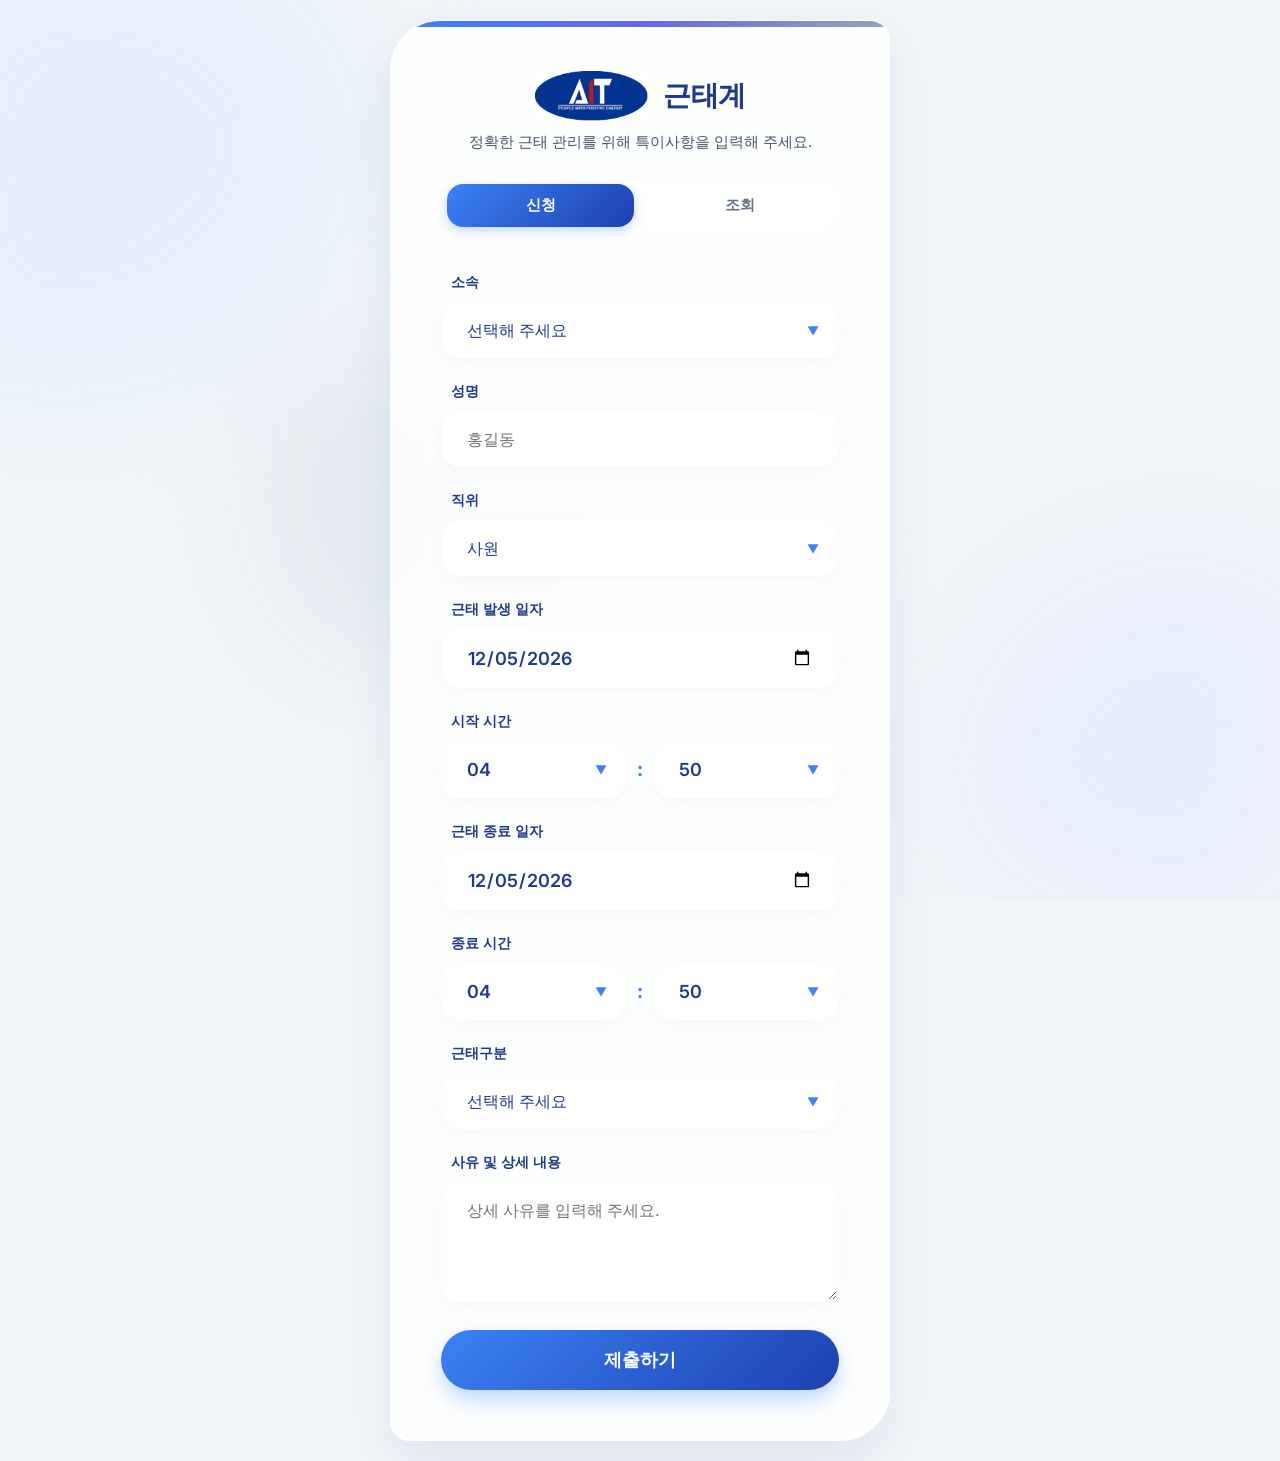
<file: index.html>
﻿<!DOCTYPE html>
<html lang="ko">

<head>
    <meta charset="UTF-8">
    <meta name="viewport" content="width=device-width, initial-scale=1.0">
    <title>근태계</title>
    <meta name="description" content="근태 관리 시스템">

    <!-- Google Fonts -->
    <link rel="preconnect" href="https://fonts.googleapis.com">
    <link rel="preconnect" href="https://fonts.gstatic.com" crossorigin>
    <link href="https://fonts.googleapis.com/css2?family=Inter:wght@300;400;500;600;700&display=swap" rel="stylesheet">

    <link rel="stylesheet" href="style.css">
</head>

<body>
    <div class="background-shapes">
        <div class="shape shape-1"></div>
        <div class="shape shape-2"></div>
        <div class="shape shape-3"></div>
    </div>

    <main class="container">
        <header class="header">
            <div class="header-content">
                <img src="ait-logo.png" alt="AIT Logo" class="logo">
                <h1>근태계</h1>
            </div>
            <p id="headerDescription">정확한 근태 관리를 위해 특이사항을 입력해 주세요.</p>

            <!-- 탭 네비게이션 -->
            <div class="tabs">
                <button type="button" class="tab-btn active" data-tab="submit">신청</button>
                <button type="button" class="tab-btn" data-tab="lookup">조회</button>
            </div>
        </header>

        <!-- 신청 섹션 -->
        <div id="submitSection" class="tab-content active">
            <form id="attendanceForm" class="attendance-form">
                <div class="form-group">
                    <label for="department">소속</label>
                    <div class="select-wrapper">
                        <select id="department" name="department" required>
                            <option value="" disabled selected>선택해 주세요</option>
                            <option value="생산관리팀">생산관리팀</option>
                            <option value="품질관리팀">품질관리팀</option>
                            <option value="SCM팀">SCM팀</option>
                            <option value="사출기술팀">사출기술팀</option>
                            <option value="영업물류팀">영업물류팀</option>
                            <option value="미화">미화</option>
                        </select>
                    </div>
                </div>

                <div class="form-group">
                    <label for="name">성명</label>
                    <input type="text" id="name" name="name" placeholder="홍길동" required>
                </div>

                <div class="form-group">
                    <label for="position">직위</label>
                    <div class="select-wrapper">
                        <select id="position" name="position" required>
                            <option value="사원">사원</option>
                            <option value="주임">주임</option>
                            <option value="대리">대리</option>
                            <option value="과장">과장</option>
                            <option value="차장">차장</option>
                            <option value="부장">부장</option>
                        </select>
                    </div>
                </div>

                <div class="form-group">
                    <label for="startDate">근태 발생 일자</label>
                    <input type="date" id="startDate" name="startDate" required>
                </div>

                <div class="form-group">
                    <label>시작 시간</label>
                    <div class="time-input-wrapper">
                        <div class="select-wrapper time-select">
                            <select id="startHour" name="startHour" required>
                                <option value="">시</option>
                            </select>
                        </div>
                        <span class="time-separator">:</span>
                        <div class="select-wrapper time-select">
                            <select id="startMinute" name="startMinute" required>
                                <option value="">분</option>
                            </select>
                        </div>
                    </div>
                </div>

                <div class="form-group">
                    <label for="endDate">근태 종료 일자</label>
                    <input type="date" id="endDate" name="endDate" required>
                </div>

                <div class="form-group">
                    <label>종료 시간</label>
                    <div class="time-input-wrapper">
                        <div class="select-wrapper time-select">
                            <select id="endHour" name="endHour" required>
                                <option value="">시</option>
                            </select>
                        </div>
                        <span class="time-separator">:</span>
                        <div class="select-wrapper time-select">
                            <select id="endMinute" name="endMinute" required>
                                <option value="">분</option>
                            </select>
                        </div>
                    </div>
                </div>

                <div class="form-group">
                    <label for="type">근태구분</label>
                    <div class="select-wrapper">
                        <select id="type" name="type" required>
                            <option value="" disabled selected>선택해 주세요</option>
                            <option value="잔업">잔업</option>
                            <option value="특근">특근</option>
                            <option value="야간">야간</option>
                            <option value="결근">결근</option>
                            <option value="조퇴">조퇴</option>
                            <option value="지각">지각</option>
                            <option value="외출">외출</option>
                            <option value="연차">연차</option>
                            <option value="반차">반차</option>
                            <option value="경조">경조</option>
                            <option value="조출">조출</option>
                            <option value="근태누락">근태누락</option>
                            <option value="전월이월">전월이월</option>
                            <option value="휴직">휴직</option>
                            <option value="자진퇴사">자진퇴사</option>
                            <option value="권고사직">권고사직</option>
                        </select>
                    </div>
                </div>

                <div class="form-group">
                    <label for="description">사유 및 상세 내용</label>
                    <textarea id="description" name="description" rows="4" placeholder="상세 사유를 입력해 주세요."
                        required></textarea>
                </div>

                <button type="submit" class="submit-btn">
                    <span class="btn-text">제출하기</span>
                    <span class="loader" style="display: none;"></span>
                </button>
            </form>

            <div id="notification" class="notification hidden">
                <p id="notificationMessage"></p>
            </div>
        </div>

        <!-- 조회 섹션 -->
        <div id="lookupSection" class="tab-content hidden">
            <form id="lookupForm" class="lookup-form">
                <div class="lookup-inputs">
                    <div class="form-group">
                        <label for="lookupDepartment">소속</label>
                        <div class="select-wrapper">
                            <select id="lookupDepartment" name="lookupDepartment" required>
                                <option value="" disabled selected>선택해 주세요</option>
                                <option value="생산관리팀">생산관리팀</option>
                                <option value="품질관리팀">품질관리팀</option>
                                <option value="SCM팀">SCM팀</option>
                                <option value="사출기술팀">사출기술팀</option>
                                <option value="영업물류팀">영업물류팀</option>
                                <option value="미화">미화</option>
                            </select>
                        </div>
                    </div>
                    <div class="form-group">
                        <label for="lookupName">성명</label>
                        <input type="text" id="lookupName" name="lookupName" placeholder="홍길동" required>
                    </div>
                    <div class="form-group">
                        <label for="lookupStartDate">시작일</label>
                        <input type="date" id="lookupStartDate" name="lookupStartDate">
                    </div>
                    <div class="form-group">
                        <label for="lookupEndDate">종료일</label>
                        <input type="date" id="lookupEndDate" name="lookupEndDate">
                    </div>
                    <button type="submit" class="lookup-btn">
                        <span class="btn-text">조회</span>
                        <span class="loader" style="display: none;"></span>
                    </button>
                </div>
            </form>

            <!-- 통계 카드 -->
            <div class="stats-container hidden" id="statsContainer">
                <div class="stats-cards">
                    <div class="stat-card">
                        <div class="stat-icon">📅</div>
                        <div class="stat-content">
                            <h3>연차 사용</h3>
                            <div class="stat-value-wrapper">
                                <span class="stat-value" id="annualLeaveCount">0</span>
                                <span class="stat-label">회</span>
                            </div>
                        </div>
                    </div>
                    <div class="stat-card">
                        <div class="stat-icon">⏰</div>
                        <div class="stat-content">
                            <h3>반차 사용</h3>
                            <div class="stat-value-wrapper">
                                <span class="stat-value" id="halfLeaveCount">0</span>
                                <span class="stat-label">회</span>
                            </div>
                        </div>
                    </div>
                </div>
            </div>

            <!-- 조회 결과 테이블 -->
            <div class="table-container hidden" id="tableContainer">
                <h3 class="table-title">근태 신청 내역</h3>
                <div class="table-wrapper">
                    <table class="records-table">
                        <thead>
                            <tr>
                                <th>날짜</th>
                                <th>근태구분</th>


                                <th>검토상태</th>
                                <th>승인상태</th>
                                <th>취소</th>
                            </tr>
                        </thead>
                        <tbody id="recordsTableBody">
                            <!-- 조회 결과가 여기에 표시됩니다 -->
                        </tbody>
                    </table>
                </div>
                <p class="no-records hidden" id="noRecords">조회된 근태 기록이 없습니다.</p>
            </div>
        </div>

        <!-- 제출 확인 모달 -->
        <div id="confirmModal" class="modal hidden">
            <div class="modal-content">
                <h2>제출 내용 확인</h2>
                <p class="modal-description">아래 내용이 맞는지 확인해 주세요.</p>
                <div class="confirm-details">
                    <div class="detail-row">
                        <span class="detail-label">소속:</span>
                        <span class="detail-value" id="confirmDepartment"></span>
                    </div>
                    <div class="detail-row">
                        <span class="detail-label">이름:</span>
                        <span class="detail-value" id="confirmName"></span>
                    </div>
                    <div class="detail-row">
                        <span class="detail-label">근태 발생일자:</span>
                        <span class="detail-value" id="confirmStartDate"></span>
                    </div>
                    <div class="detail-row">
                        <span class="detail-label">시작 시간:</span>
                        <span class="detail-value" id="confirmStartTime"></span>
                    </div>
                    <div class="detail-row">
                        <span class="detail-label">근태 종료일자:</span>
                        <span class="detail-value" id="confirmEndDate"></span>
                    </div>
                    <div class="detail-row">
                        <span class="detail-label">종료 시간:</span>
                        <span class="detail-value" id="confirmEndTime"></span>
                    </div>
                    <div class="detail-row">
                        <span class="detail-label">근태구분:</span>
                        <span class="detail-value" id="confirmType"></span>
                    </div>
                </div>
                <div class="modal-actions">
                    <button type="button" class="modal-btn cancel-btn" id="cancelSubmit">취소</button>
                    <button type="button" class="modal-btn confirm-btn" id="confirmSubmit">확인</button>
                </div>
            </div>
        </div>

        <!-- 근태 취소(삭제) 확인 모달 -->
        <div id="cancelRecordModal" class="modal hidden">
            <div class="modal-content">
                <h2>근태 취소</h2>
                <p class="modal-description">정말 취소하시겠습니까?<br>신청 내역이 삭제됩니다.</p>
                <div class="modal-actions">
                    <button type="button" class="modal-btn cancel-btn" id="cancelRecordNo">아니오</button>
                    <button type="button" class="modal-btn confirm-btn" id="cancelRecordYes">예</button>
                </div>
            </div>
        </div>
    </main>

    <script src="script.js?v=20251231115600"></script>
</body>

</html>
</file>
<file: style.css>
﻿:root {
    --primary-color: #3b82f6;
    --primary-hover: #2563eb;
    --text-main: #1e3a8a;
    --text-secondary: #60a5fa;
    --bg-color: #f1f5f9;
    --card-bg: rgba(255, 255, 255, 0.85);
    --input-bg: rgba(255, 255, 255, 0.95);
    --input-border: transparent;
    --focus-ring: rgba(59, 130, 246, 0.4);
    --shadow-soft: 20px 20px 60px #cbd5e1, -20px -20px 60px #ffffff;
    --shadow-inner: inset 5px 5px 10px #e2e8f0, inset -5px -5px 10px #ffffff;
    --blob-1: #dbeafe;
    --blob-2: #e0e7ff;
    --blob-3: #cbd5e1;
}

* {
    margin: 0;
    padding: 0;
    box-sizing: border-box;
}

body {
    font-family: 'Inter', sans-serif;
    background-color: var(--bg-color);
    color: var(--text-main);
    min-height: 100vh;
    display: flex;
    justify-content: center;
    align-items: center;
    padding: 20px;
    overflow-x: hidden;
    position: relative;
}

/* Biomorphic Background Shapes */
.background-shapes {
    position: fixed;
    top: 0;
    left: 0;
    width: 100%;
    height: 100%;
    z-index: -1;
    overflow: hidden;
}

.shape {
    position: absolute;
    border-radius: 40% 60% 70% 30% / 40% 50% 60% 50%;
    filter: blur(60px);
    opacity: 0.5;
    animation: morph 15s ease-in-out infinite alternate;
}

.shape-1 {
    background: var(--blob-1);
    width: 500px;
    height: 500px;
    top: -10%;
    left: -10%;
    animation-duration: 20s;
}

.shape-2 {
    background: var(--blob-2);
    width: 400px;
    height: 400px;
    bottom: -5%;
    right: -5%;
    border-radius: 60% 40% 30% 70% / 60% 30% 70% 40%;
    animation-duration: 18s;
    animation-direction: alternate-reverse;
}

.shape-3 {
    background: var(--blob-3);
    width: 300px;
    height: 300px;
    top: 40%;
    left: 20%;
    border-radius: 30% 70% 70% 30% / 30% 30% 70% 70%;
    animation-duration: 25s;
    opacity: 0.3;
}

@keyframes morph {
    0% {
        border-radius: 40% 60% 70% 30% / 40% 50% 60% 50%;
        transform: translate(0, 0) rotate(0deg);
    }

    100% {
        border-radius: 60% 40% 30% 70% / 60% 30% 70% 40%;
        transform: translate(50px, 50px) rotate(20deg);
    }
}

.container {
    width: 100%;
    max-width: 500px;
    background: var(--card-bg);
    backdrop-filter: blur(20px);
    -webkit-backdrop-filter: blur(20px);
    border: 1px solid rgba(255, 255, 255, 0.9);
    border-radius: 50px 20px 50px 20px;
    padding: 50px;
    box-shadow: 0 20px 50px rgba(30, 58, 138, 0.08);
    position: relative;
    overflow: hidden;
}

.container::before {
    content: '';
    position: absolute;
    top: 0;
    left: 0;
    width: 100%;
    height: 6px;
    background: linear-gradient(90deg, #3b82f6, #6366f1, #94a3b8);
}

.header {
    text-align: center;
    margin-bottom: 40px;
}

.header-content {
    display: flex;
    align-items: center;
    justify-content: center;
    gap: 15px;
    margin-bottom: 10px;
}

.logo {
    height: 50px;
    width: auto;
    object-fit: contain;
}

.header h1 {
    font-size: 28px;
    font-weight: 800;
    color: var(--text-main);
    margin: 0;
    letter-spacing: -0.03em;
}

.header p {
    font-size: 15px;
    color: #475569;
    line-height: 1.5;
}

.form-group {
    margin-bottom: 24px;
}

.form-group label {
    display: block;
    font-size: 14px;
    font-weight: 600;
    color: var(--text-main);
    margin-bottom: 10px;
    margin-left: 10px;
}

.form-group input,
.form-group select,
.form-group textarea {
    width: 100%;
    padding: 16px 24px;
    font-size: 16px;
    color: var(--text-main);
    background: var(--input-bg);
    border: 2px solid transparent;
    border-radius: 20px;
    transition: all 0.3s cubic-bezier(0.4, 0, 0.2, 1);
    font-family: inherit;
    box-shadow: 0 4px 15px rgba(0, 0, 0, 0.03);
}

/* Remove default select arrow */
.form-group select {
    appearance: none;
    -webkit-appearance: none;
    -moz-appearance: none;
}

/* 날짜와 시간 입력 필드 */
input[type="date"],
.time-select select {
    font-size: 18px;
    font-weight: 600;
}

.form-group input:focus,
.form-group select:focus,
.form-group textarea:focus {
    outline: none;
    background: #ffffff;
    border-color: var(--primary-color);
    box-shadow: 0 10px 25px rgba(59, 130, 246, 0.15);
    transform: translateY(-2px);
}

.form-group textarea {
    resize: vertical;
    min-height: 120px;
    border-radius: 20px;
}

.select-wrapper {
    position: relative;
}

.select-wrapper::after {
    content: "▼";
    font-size: 12px;
    color: var(--primary-color);
    position: absolute;
    right: 20px;
    top: 50%;
    transform: translateY(-50%);
    pointer-events: none;
}

/* Time Input Wrapper */
.time-input-wrapper {
    display: flex;
    align-items: center;
    gap: 10px;
}

.time-select {
    flex: 1;
}

.time-select select {
    width: 100%;
}

.time-separator {
    font-size: 20px;
    font-weight: 700;
    color: var(--primary-color);
}

.submit-btn {
    width: 100%;
    padding: 18px;
    background: linear-gradient(135deg, #3b82f6 0%, #1e40af 100%);
    color: white;
    border: none;
    border-radius: 30px;
    font-size: 18px;
    font-weight: 700;
    cursor: pointer;
    transition: all 0.3s ease;
    display: flex;
    justify-content: center;
    align-items: center;
    margin-top: 20px;
    box-shadow: 0 10px 20px rgba(59, 130, 246, 0.3);
    position: relative;
    overflow: hidden;
}

.submit-btn::before {
    content: '';
    position: absolute;
    top: 0;
    left: -100%;
    width: 100%;
    height: 100%;
    background: linear-gradient(90deg, transparent, rgba(255, 255, 255, 0.2), transparent);
    transition: 0.5s;
}

.submit-btn:hover {
    transform: translateY(-3px) scale(1.02);
    box-shadow: 0 15px 30px rgba(59, 130, 246, 0.4);
}

.submit-btn:hover::before {
    left: 100%;
}

.submit-btn:active {
    transform: translateY(0) scale(0.98);
}

/* Notification */
.notification {
    margin-top: 24px;
    padding: 16px;
    border-radius: 20px;
    font-size: 15px;
    text-align: center;
    font-weight: 500;
    animation: popIn 0.4s cubic-bezier(0.175, 0.885, 0.32, 1.275);
}

.notification.success {
    background: #dbeafe;
    color: #1e40af;
    box-shadow: 0 4px 15px rgba(59, 130, 246, 0.2);
}

.notification.error {
    background: #fee2e2;
    color: #991b1b;
    box-shadow: 0 4px 15px rgba(239, 68, 68, 0.2);
}

.notification.hidden {
    display: none;
}

@keyframes popIn {
    from {
        opacity: 0;
        transform: scale(0.8) translateY(10px);
    }

    to {
        opacity: 1;
        transform: scale(1) translateY(0);
    }
}

/* Loader */
.loader {
    width: 24px;
    height: 24px;
    border: 3px solid rgba(255, 255, 255, 0.3);
    border-bottom-color: #ffffff;
    border-radius: 50%;
    display: inline-block;
    box-sizing: border-box;
    animation: rotation 1s linear infinite;
}

@keyframes rotation {
    0% {
        transform: rotate(0deg);
    }

    100% {
        transform: rotate(360deg);
    }
}

/* Modal Styles */
.modal {
    position: fixed;
    top: 0;
    left: 0;
    width: 100%;
    height: 100%;
    background: rgba(0, 0, 0, 0.6);
    backdrop-filter: blur(10px);
    -webkit-backdrop-filter: blur(10px);
    display: flex;
    justify-content: center;
    align-items: center;
    z-index: 1000;
    padding: 20px;
    animation: fadeIn 0.3s ease;
}

.modal.hidden {
    display: none;
}

.modal-content {
    background: var(--card-bg);
    backdrop-filter: blur(20px);
    -webkit-backdrop-filter: blur(20px);
    border: 1px solid rgba(255, 255, 255, 0.9);
    border-radius: 30px;
    padding: 40px;
    max-width: 450px;
    width: 100%;
    box-shadow: 0 25px 60px rgba(30, 58, 138, 0.15);
    animation: slideUp 0.3s ease;
    position: relative;
    overflow: hidden;
}

.modal-content::before {
    content: '';
    position: absolute;
    top: 0;
    left: 0;
    width: 100%;
    height: 5px;
    background: linear-gradient(90deg, #3b82f6, #6366f1, #94a3b8);
}

.modal-content h2 {
    font-size: 24px;
    font-weight: 700;
    color: var(--text-main);
    margin-bottom: 10px;
    text-align: center;
}

.modal-description {
    font-size: 14px;
    color: #64748b;
    text-align: center;
    margin-bottom: 30px;
}

.confirm-details {
    background: rgba(255, 255, 255, 0.6);
    border-radius: 20px;
    padding: 24px;
    margin-bottom: 30px;
}

.detail-row {
    display: flex;
    justify-content: space-between;
    align-items: center;
    padding: 12px 0;
    border-bottom: 1px solid rgba(203, 213, 225, 0.5);
}

.detail-row:last-child {
    border-bottom: none;
}

.detail-label {
    font-size: 14px;
    font-weight: 600;
    color: #475569;
}

.detail-value {
    font-size: 16px;
    font-weight: 700;
    color: var(--text-main);
    text-align: right;
}

/* 날짜와 시간 값은 조금 더 크게 */
.detail-value.date-time {
    font-size: 18px;
    color: var(--primary-color);
}

.modal-actions {
    display: flex;
    gap: 12px;
}

.modal-btn {
    flex: 1;
    padding: 14px;
    border: none;
    border-radius: 20px;
    font-size: 16px;
    font-weight: 600;
    cursor: pointer;
    transition: all 0.3s ease;
}

.cancel-btn {
    background: #e2e8f0;
    color: #475569;
}

.cancel-btn:hover {
    background: #cbd5e1;
    transform: translateY(-2px);
    box-shadow: 0 5px 15px rgba(100, 116, 139, 0.2);
}

.confirm-btn {
    background: linear-gradient(135deg, #3b82f6 0%, #1e40af 100%);
    color: white;
    box-shadow: 0 8px 20px rgba(59, 130, 246, 0.3);
}

.confirm-btn:hover {
    transform: translateY(-2px);
    box-shadow: 0 12px 25px rgba(59, 130, 246, 0.4);
}

.row-cancel-btn {
    padding: 4px 10px;
    border: 1px solid #ef4444;
    border-radius: 6px;
    background: transparent;
    color: #ef4444;
    font-size: 0.8rem;
    cursor: pointer;
}

.row-cancel-btn:disabled {
    border-color: #9ca3af;
    color: #9ca3af;
    cursor: not-allowed;
}

.modal-btn:active {
    transform: translateY(0) scale(0.98);
}

@keyframes fadeIn {
    from {
        opacity: 0;
    }

    to {
        opacity: 1;
    }
}

@keyframes slideUp {
    from {
        opacity: 0;
        transform: translateY(30px);
    }

    to {
        opacity: 1;
        transform: translateY(0);
    }
}

/* Tab Navigation */
.tabs {
    display: flex;
    gap: 12px;
    margin-top: 24px;
    background: rgba(255, 255, 255, 0.6);
    padding: 6px;
    border-radius: 20px;
}

.tab-btn {
    flex: 1;
    padding: 12px 20px;
    background: transparent;
    border: none;
    border-radius: 16px;
    font-size: 15px;
    font-weight: 600;
    color: #64748b;
    cursor: pointer;
    transition: all 0.3s ease;
}

.tab-btn.active {
    background: linear-gradient(135deg, #3b82f6 0%, #1e40af 100%);
    color: white;
    box-shadow: 0 4px 12px rgba(59, 130, 246, 0.3);
}

.tab-btn:hover:not(.active) {
    background: rgba(59, 130, 246, 0.1);
    color: var(--primary-color);
}

/* Tab Content */
.tab-content {
    animation: fadeIn 0.3s ease;
}

.tab-content.hidden {
    display: none;
}

/* Lookup Form */
.lookup-form {
    margin-bottom: 30px;
}

.lookup-inputs {
    display: flex;
    flex-direction: column;
    gap: 16px;
}

.lookup-btn {
    padding: 16px 32px;
    background: linear-gradient(135deg, #3b82f6 0%, #1e40af 100%);
    color: white;
    border: none;
    border-radius: 20px;
    font-size: 16px;
    font-weight: 700;
    cursor: pointer;
    transition: all 0.3s ease;
    display: flex;
    justify-content: center;
    align-items: center;
    box-shadow: 0 8px 20px rgba(59, 130, 246, 0.3);
    white-space: nowrap;
    height: 56px;
}

.lookup-btn:hover {
    transform: translateY(-2px);
    box-shadow: 0 12px 25px rgba(59, 130, 246, 0.4);
}

.lookup-btn:active {
    transform: translateY(0) scale(0.98);
}

/* Stats Cards */
.stats-container {
    margin-bottom: 30px;
    animation: slideUp 0.4s ease;
}

.stats-cards {
    display: flex;
    flex-direction: column;
    gap: 16px;
}

.stat-card {
    background: linear-gradient(135deg, rgba(59, 130, 246, 0.1) 0%, rgba(147, 197, 253, 0.1) 100%);
    border: 2px solid rgba(59, 130, 246, 0.2);
    border-radius: 20px;
    padding: 20px 24px;
    display: flex;
    align-items: center;
    gap: 16px;
    transition: all 0.3s ease;
}

.stat-card:hover {
    transform: translateY(-2px);
    box-shadow: 0 8px 20px rgba(59, 130, 246, 0.15);
    border-color: rgba(59, 130, 246, 0.4);
}

.stat-icon {
    font-size: 32px;
    line-height: 1;
    flex-shrink: 0;
}

.stat-content {
    flex: 1;
    display: flex;
    align-items: center;
    justify-content: space-between;
}

.stat-content h3 {
    font-size: 15px;
    font-weight: 600;
    color: #64748b;
    margin: 0;
}

.stat-value-wrapper {
    display: flex;
    align-items: baseline;
    gap: 4px;
}

.stat-value {
    font-size: 32px;
    font-weight: 800;
    color: var(--primary-color);
    line-height: 1;
}

.stat-label {
    font-size: 16px;
    font-weight: 600;
    color: #94a3b8;
}

/* Table Container */
.table-container {
    animation: slideUp 0.5s ease;
}

.table-title {
    font-size: 18px;
    font-weight: 700;
    color: var(--text-main);
    margin-bottom: 16px;
}

.table-wrapper {
    background: rgba(255, 255, 255, 0.8);
    border-radius: 20px;
    overflow: hidden;
    box-shadow: 0 4px 15px rgba(0, 0, 0, 0.05);
}

.records-table {
    width: 100%;
    border-collapse: collapse;
}

.records-table thead {
    background: linear-gradient(135deg, #3b82f6 0%, #2563eb 100%);
}

.records-table th {
    padding: 16px 12px;
    text-align: left;
    font-size: 13px;
    font-weight: 700;
    color: white;
    text-transform: uppercase;
    letter-spacing: 0.05em;
}

.records-table tbody tr {
    border-bottom: 1px solid rgba(203, 213, 225, 0.3);
    transition: all 0.2s ease;
}

.records-table tbody tr:hover {
    background: rgba(59, 130, 246, 0.05);
}

.records-table tbody tr:last-child {
    border-bottom: none;
}

.records-table td {
    padding: 16px 12px;
    font-size: 14px;
    color: var(--text-main);
}

.record-row {
    cursor: pointer;
}

.submit-date {
    display: block;
    margin-top: 2px;
    font-size: 11px;
    color: var(--text-secondary);
}

.record-detail-row.hidden {
    display: none;
}

.record-detail-row td {
    padding: 0 12px 16px;
    background: rgba(59, 130, 246, 0.04);
}

.record-detail {
    display: grid;
    grid-template-columns: repeat(auto-fit, minmax(180px, 1fr));
    gap: 8px 20px;
    padding: 12px 4px;
    font-size: 13px;
}

.record-detail > div {
    display: flex;
    gap: 6px;
}

.detail-key {
    color: var(--text-secondary);
    flex-shrink: 0;
}

/* Status Badges */
.status-badge {
    display: inline-block;
    padding: 6px 12px;
    border-radius: 12px;
    font-size: 12px;
    font-weight: 700;
    text-align: center;
    white-space: nowrap;
}

.status-approved {
    background: #d1fae5;
    color: #065f46;
}

.status-pending {
    background: #fef3c7;
    color: #92400e;
}

.status-rejected {
    background: #fee2e2;
    color: #991b1b;
}

.status-none {
    background: #e2e8f0;
    color: #64748b;
}

/* No Records Message */
.no-records {
    text-align: center;
    padding: 40px 20px;
    color: #94a3b8;
    font-size: 15px;
    font-weight: 500;
}

/* Mobile Responsiveness */
@media (max-width: 480px) {
    .container {
        padding: 30px 24px;
        border-radius: 30px;
    }

    .header h1 {
        font-size: 24px;
    }

    .logo {
        height: 40px;
    }

    .submit-btn {
        padding: 16px;
        font-size: 16px;
    }

    .time-input-wrapper {
        gap: 8px;
    }

    .time-separator {
        font-size: 18px;
    }

    .modal-content {
        padding: 30px 24px;
        border-radius: 25px;
    }

    .modal-content h2 {
        font-size: 20px;
    }

    .confirm-details {
        padding: 20px;
    }

    .detail-row {
        flex-direction: column;
        align-items: flex-start;
        gap: 6px;
        padding: 10px 0;
    }

    .detail-value {
        text-align: left;
        font-size: 15px;
    }

    .detail-value.date-time {
        font-size: 17px;
    }

    .modal-actions {
        flex-direction: column;
    }

    .modal-btn {
        width: 100%;
    }
}

/* Mobile Responsiveness for Lookup */
@media (max-width: 768px) {
    .lookup-inputs {
        grid-template-columns: 1fr;
    }

    .lookup-btn {
        width: 100%;
        height: auto;
    }

    .stats-cards {
        grid-template-columns: 1fr;
    }

    .table-wrapper {
        overflow-x: visible;
        /* 가로 스크롤 제거 */
    }

    .records-table {
        min-width: auto;
        /* 최소 너비 제거 */
        width: 100%;
        table-layout: fixed;
        /* 고정 레이아웃 */
    }

    .records-table th,
    .records-table td {
        padding: 10px 4px;
        /* 패딩 축소 */
        font-size: 11px;
        /* 글씨 크기 축소 */
        word-break: keep-all;
        white-space: nowrap;
    }

    /* 날짜 컴럼 너비 */
    .records-table th:first-child,
    .records-table td:first-child {
        width: 35%;
    }

    /* 근태구분 컴럼 */
    .records-table th:nth-child(2),
    .records-table td:nth-child(2) {
        width: 25%;
    }

    /* 검토상태, 승인상태 컴럼 */
    .records-table th:nth-child(3),
    .records-table td:nth-child(3),
    .records-table th:nth-child(4),
    .records-table td:nth-child(4) {
        width: 20%;
    }
}
</file>
